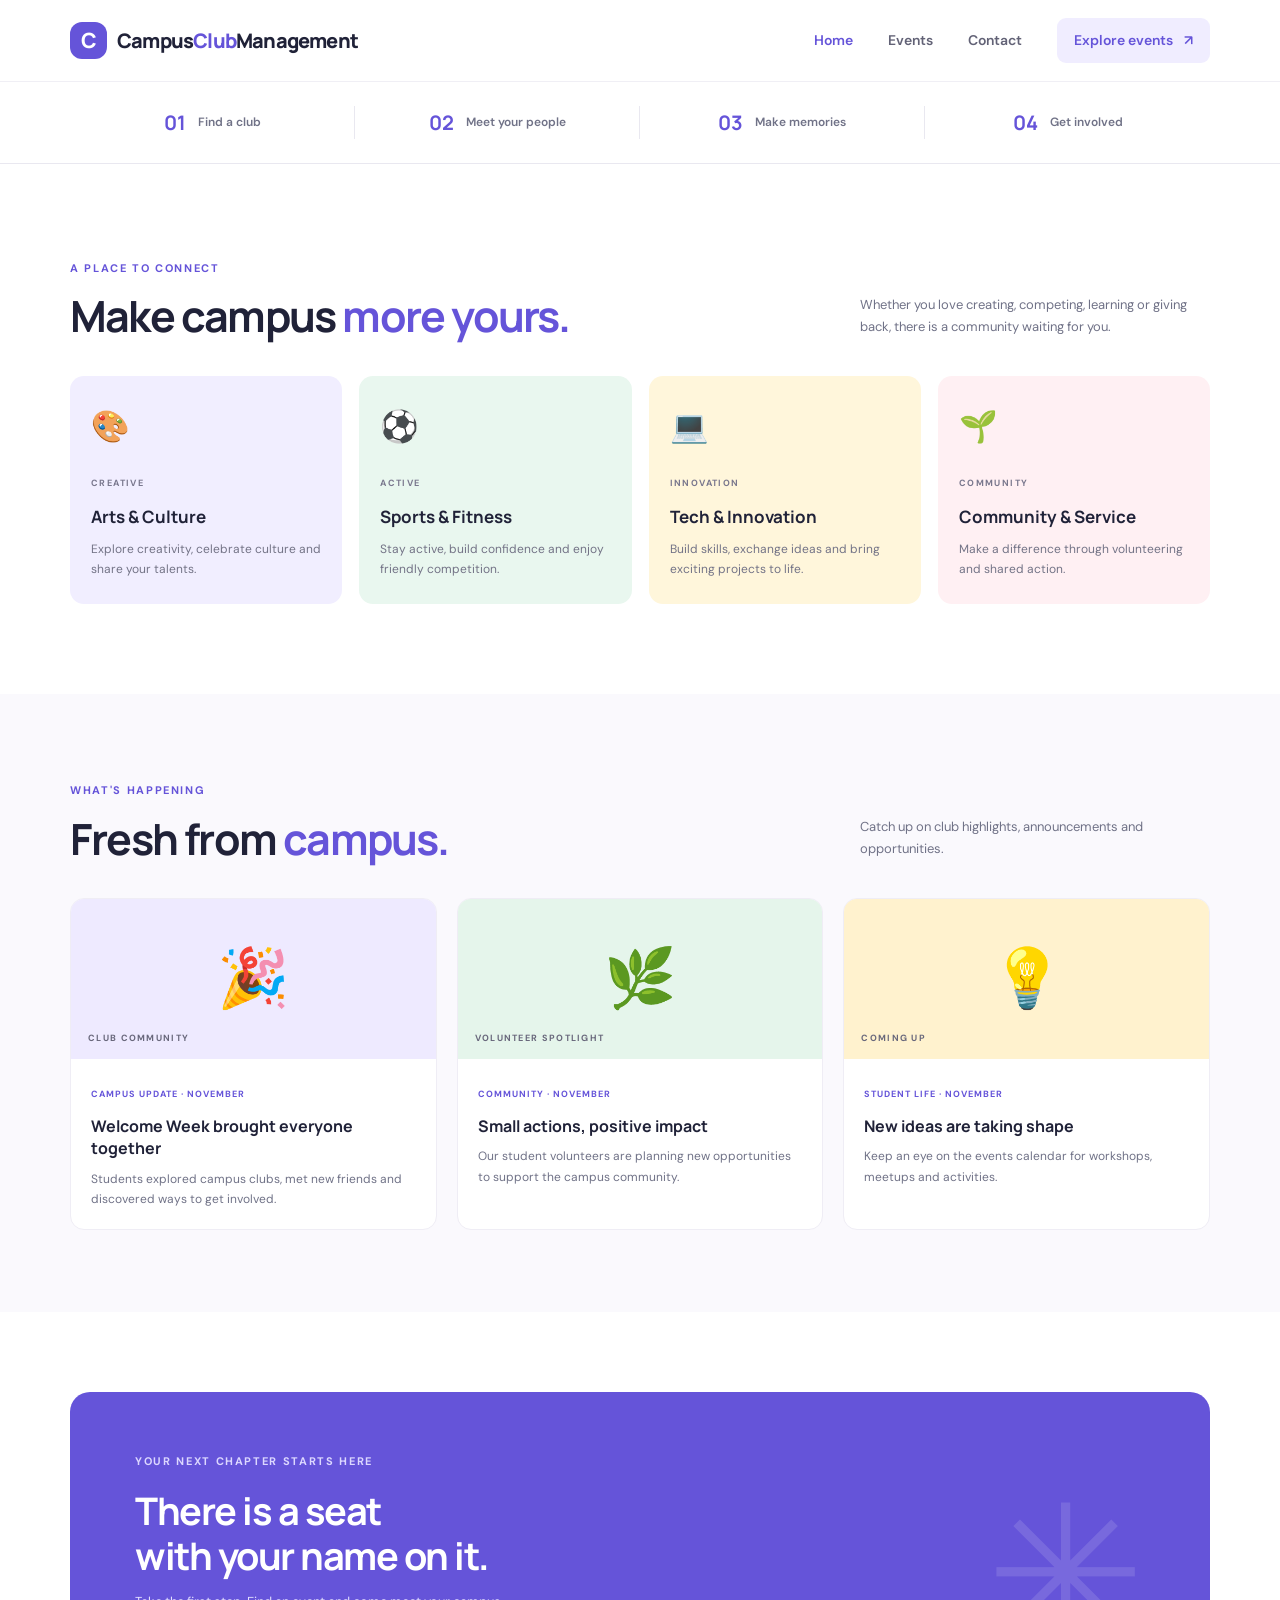
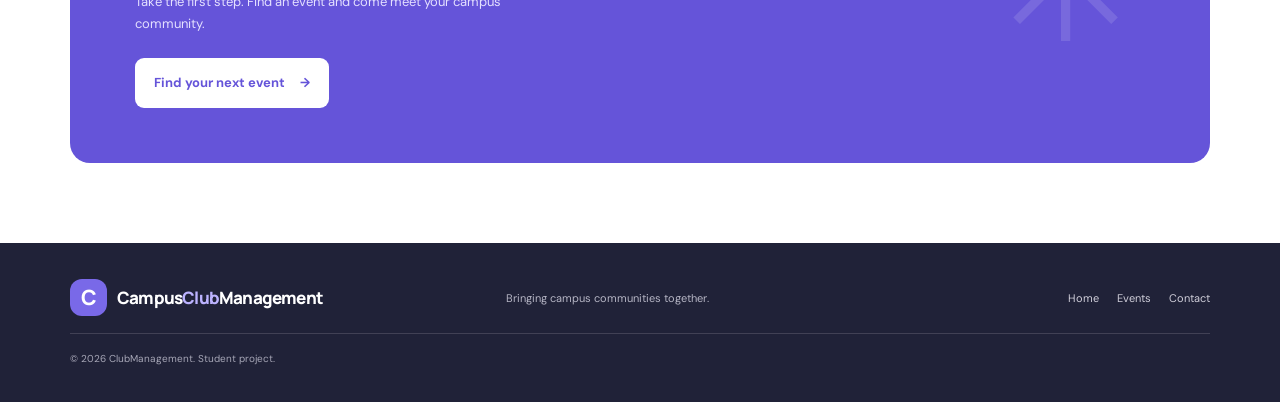
<file: index.html>
<!doctype html>
<html lang="en">
  <head>
    <meta charset="UTF-8" />
    <meta name="viewport" content="width=device-width, initial-scale=1.0" />
    <meta
      name="description"
      content="Discover campus clubs, meet new people and get involved in campus life."
    />
    <title>ClubManagement | Home</title>
    <link rel="preconnect" href="https://fonts.googleapis.com" />
    <link rel="preconnect" href="https://fonts.gstatic.com" crossorigin />
    <link
      href="https://fonts.googleapis.com/css2?family=DM+Sans:wght@400;500;600;700&family=Manrope:wght@400;500;600;700;800&display=swap"
      rel="stylesheet"
    />
    <link rel="stylesheet" href="css/styles.css" />
    <script src="js/main.js" defer></script>
  </head>
  <body>
    <header class="site-header">
      <nav class="nav container" aria-label="Main navigation">
        <a class="brand" href="index.html"
          ><span class="brand-mark">C</span
          ><span
            >Campus<span class="brand-accent">Club</span>Management</span
          ></a
        >
        </button>
        <div class="nav-links">
          <a class="active" href="index.html">Home</a
          ><a href="events.html">Events</a><a href="contact.html">Contact</a
          ><a class="nav-cta" href="events.html"
            >Explore events <span>↗</span></a
          >
        </div>
      </nav>
    </header>
    <main>
      <section class="stats-strip">
        <div class="container stats-grid">
          <div><strong>01</strong><span>Find a club</span></div>
          <div><strong>02</strong><span>Meet your people</span></div>
          <div><strong>03</strong><span>Make memories</span></div>
          <div><strong>04</strong><span>Get involved</span></div>
        </div>
      </section>
      <section class="section container" id="about">
        <div class="section-heading">
          <div>
            <span class="eyebrow">A PLACE TO CONNECT</span>
            <h2>Make campus <span>more yours.</span></h2>
          </div>
          <p>
            Whether you love creating, competing, learning or giving back, there
            is a community waiting for you.
          </p>
        </div>
        <div class="club-grid">
          <article class="club-card club-purple">
            <div class="club-icon">🎨</div>
            <span class="club-tag">CREATIVE</span>
            <h3>Arts & Culture</h3>
            <p>Explore creativity, celebrate culture and share your talents.</p>
          </article>
          <article class="club-card club-green">
            <div class="club-icon">⚽</div>
            <span class="club-tag">ACTIVE</span>
            <h3>Sports & Fitness</h3>
            <p>Stay active, build confidence and enjoy friendly competition.</p>
          </article>
          <article class="club-card club-yellow">
            <div class="club-icon">💻</div>
            <span class="club-tag">INNOVATION</span>
            <h3>Tech & Innovation</h3>
            <p>
              Build skills, exchange ideas and bring exciting projects to life.
            </p>
          </article>
          <article class="club-card club-pink">
            <div class="club-icon">🌱</div>
            <span class="club-tag">COMMUNITY</span>
            <h3>Community & Service</h3>
            <p>Make a difference through volunteering and shared action.</p>
          </article>
        </div>
      </section>
      <section class="news-section">
        <div class="container">
          <div class="section-heading">
            <div>
              <span class="eyebrow">WHAT'S HAPPENING</span>
              <h2>Fresh from <span>campus.</span></h2>
            </div>
            <p>Catch up on club highlights, announcements and opportunities.</p>
          </div>
          <div class="news-grid">
            <article class="news-card">
              <div class="news-visual news-visual-purple">
                <span>🎉</span><small>CLUB COMMUNITY</small>
              </div>
              <div class="news-content">
                <span class="news-date">CAMPUS UPDATE · NOVEMBER</span>
                <h3>Welcome Week brought everyone together</h3>
                <p>
                  Students explored campus clubs, met new friends and discovered
                  ways to get involved.
                </p>
              </div>
            </article>
            <article class="news-card">
              <div class="news-visual news-visual-green">
                <span>🌿</span><small>VOLUNTEER SPOTLIGHT</small>
              </div>
              <div class="news-content">
                <span class="news-date">COMMUNITY · NOVEMBER</span>
                <h3>Small actions, positive impact</h3>
                <p>
                  Our student volunteers are planning new opportunities to
                  support the campus community.
                </p>
              </div>
            </article>
            <article class="news-card">
              <div class="news-visual news-visual-yellow">
                <span>💡</span><small>COMING UP</small>
              </div>
              <div class="news-content">
                <span class="news-date">STUDENT LIFE · NOVEMBER</span>
                <h3>New ideas are taking shape</h3>
                <p>
                  Keep an eye on the events calendar for workshops, meetups and
                  activities.
                </p>
              </div>
            </article>
          </div>
        </div>
      </section>
      <section class="cta-section container">
        <div>
          <span class="eyebrow">YOUR NEXT CHAPTER STARTS HERE</span>
          <h2>There is a seat<br />with your name on it.</h2>
          <p>
            Take the first step. Find an event and come meet your campus
            community.
          </p>
          <a class="btn btn-light" href="events.html"
            >Find your next event <span>→</span></a
          >
        </div>
        <div class="cta-decoration">✳</div>
      </section>
    </main>
    <footer class="site-footer">
      <div class="container footer-inner">
        <a class="brand footer-brand" href="index.html"
          ><span class="brand-mark">C</span
          ><span
            >Campus<span class="brand-accent">Club</span>Management</span
          ></a
        >
        <p>Bringing campus communities together.</p>
        <div class="footer-links">
          <a href="index.html">Home</a><a href="events.html">Events</a
          ><a href="contact.html">Contact</a>
        </div>
        <small
          >© <span data-year></span> ClubManagement. Student project.</small
        >
      </div>
    </footer>
  </body>
</html>
</file>
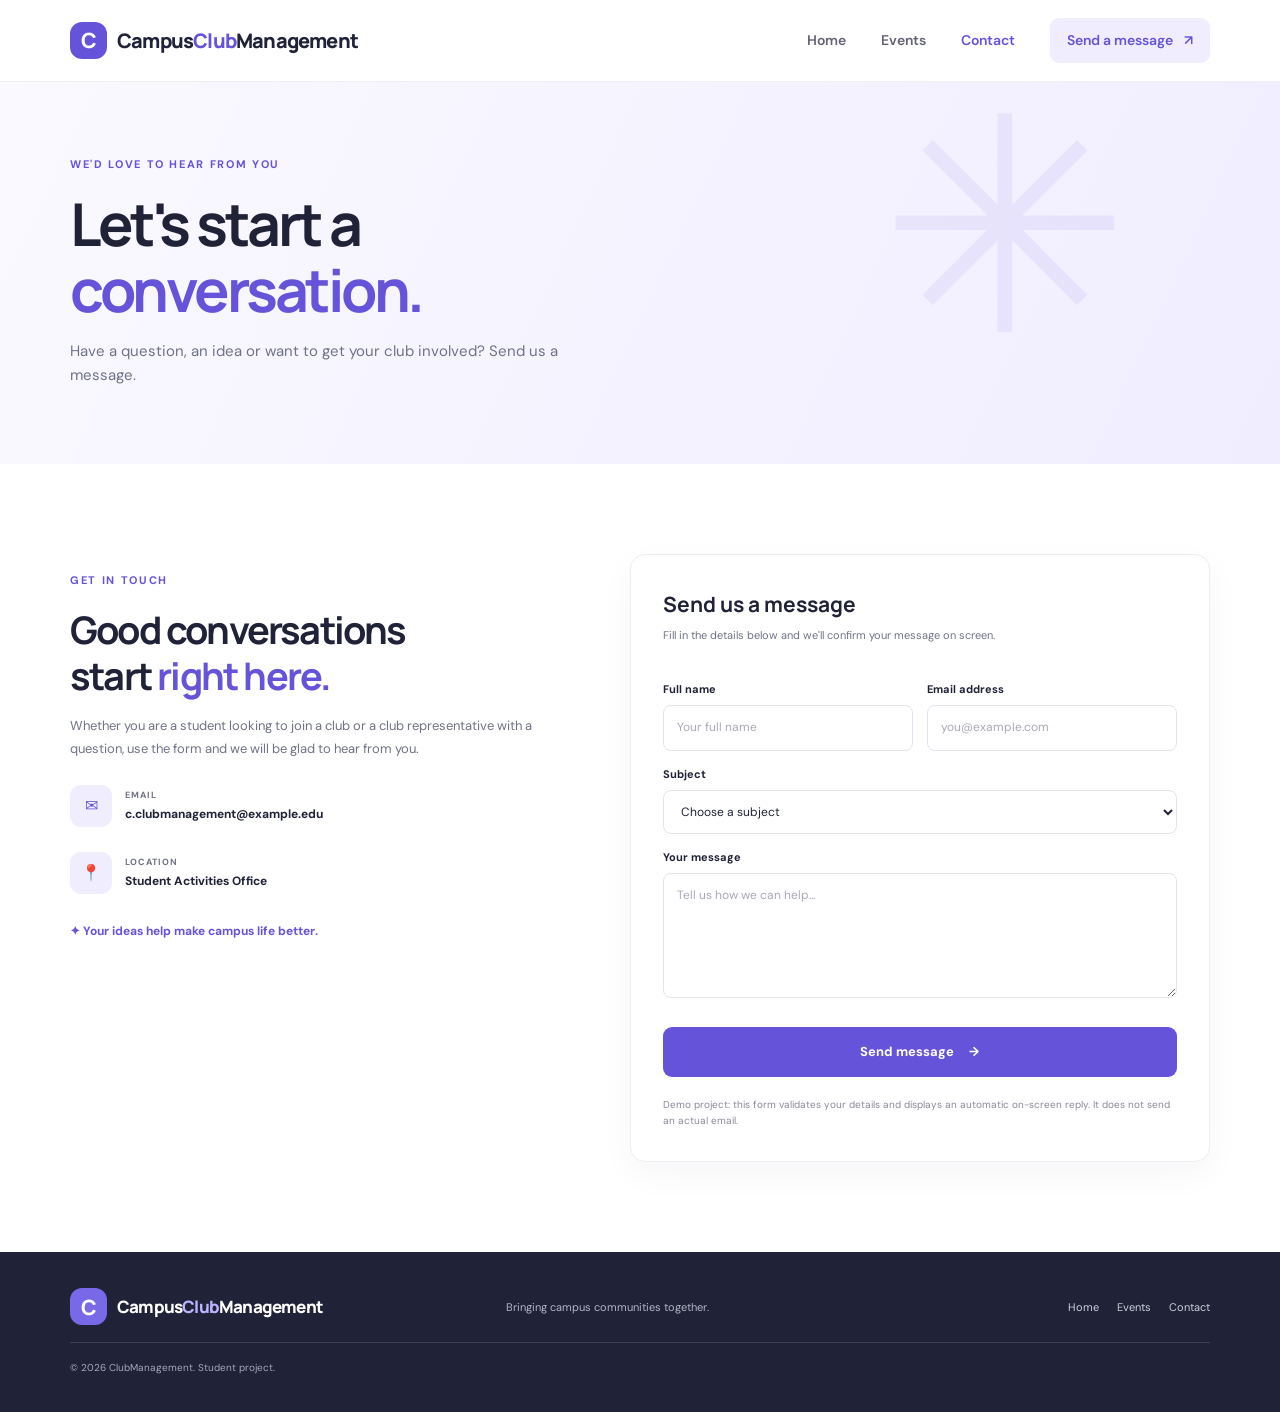
<file: contact.html>
<!doctype html>
<html lang="en">
  <head>
    <meta charset="UTF-8" />
    <meta name="viewport" content="width=device-width, initial-scale=1.0" />
    <meta
      name="description"
      content="Contact the ClubManagement student club team."
    />
    <title>ClubManagement | Contact</title>
    <link rel="preconnect" href="https://fonts.googleapis.com" />
    <link rel="preconnect" href="https://fonts.gstatic.com" crossorigin />
    <link
      href="https://fonts.googleapis.com/css2?family=DM+Sans:wght@400;500;600;700&family=Manrope:wght@400;500;600;700;800&display=swap"
      rel="stylesheet"
    />
    <link rel="stylesheet" href="css/styles.css" />
    <script src="js/main.js" defer></script>
  </head>
  <body>
    <header class="site-header">
      <nav class="nav container" aria-label="Main navigation">
        <a class="brand" href="index.html">
          <span class="brand-mark">C</span>
          <span>Campus<span class="brand-accent">Club</span>Management</span>
        </a>
        </button>
        <div class="nav-links">
          <a href="index.html">Home</a><a href="events.html">Events</a
          ><a class="active" href="contact.html">Contact</a
          ><a class="nav-cta" href="#contact-form"
            >Send a message <span>↗</span></a
          >
        </div>
      </nav>
    </header>
    <main>
      <section class="page-hero contact-hero">
        <div class="container">
          <span class="eyebrow">WE'D LOVE TO HEAR FROM YOU</span>
          <h1>Let's start a<br /><span>conversation.</span></h1>
          <p>
            Have a question, an idea or want to get your club involved? Send us
            a message.
          </p>
          <div class="page-hero-shape">✳</div>
        </div>
      </section>
      <section class="section container contact-layout">
        <div class="contact-aside">
          <span class="eyebrow">GET IN TOUCH</span>
          <h2>Good conversations<br />start <span>right here.</span></h2>
          <p>
            Whether you are a student looking to join a club or a club
            representative with a question, use the form and we will be glad to
            hear from you.
          </p>
          <div class="contact-detail">
            <span class="detail-icon">✉</span>
            <div>
              <small>EMAIL</small><strong>c.clubmanagement@example.edu</strong>
            </div>
          </div>
          <div class="contact-detail">
            <span class="detail-icon">📍</span>
            <div>
              <small>LOCATION</small><strong>Student Activities Office</strong>
            </div>
          </div>
          <div class="aside-note">
            ✦ Your ideas help make campus life better.
          </div>
        </div>
        <form class="form-card contact-form" id="contact-form" novalidate>
          <h3>Send us a message</h3>
          <p class="form-intro">
            Fill in the details below and we'll confirm your message on screen.
          </p>
          <div class="form-two">
            <div>
              <label for="contact-name">Full name</label
              ><input
                id="contact-name"
                name="name"
                type="text"
                placeholder="Your full name"
                required
                minlength="2"
              />
            </div>
            <div>
              <label for="contact-email">Email address</label
              ><input
                id="contact-email"
                name="email"
                type="email"
                placeholder="you@example.com"
                required
              />
            </div>
          </div>
          <label for="contact-subject">Subject</label
          ><select id="contact-subject" name="subject" required>
            <option value="">Choose a subject</option>
            <option>Joining a club</option>
            <option>Upcoming events</option>
            <option>Club partnership</option>
            <option>General question</option></select
          ><label for="contact-message">Your message</label
          ><textarea
            id="contact-message"
            name="message"
            rows="5"
            placeholder="Tell us how we can help..."
            required
            minlength="10"
          ></textarea
          ><button class="btn btn-primary btn-full" type="submit">
            Send message <span>→</span>
          </button>
          <p
            class="form-message"
            id="contact-message-status"
            role="status"
            aria-live="polite"
          ></p>
          <p class="privacy-note">
            Demo project: this form validates your details and displays an
            automatic on-screen reply. It does not send an actual email.
          </p>
        </form>
      </section>
    </main>
    <footer class="site-footer">
      <div class="container footer-inner">
        <a class="brand footer-brand" href="index.html"
          ><span class="brand-mark">C</span
          ><span
            >Campus<span class="brand-accent">Club</span>Management</span
          ></a
        >
        <p>Bringing campus communities together.</p>
        <div class="footer-links">
          <a href="index.html">Home</a><a href="events.html">Events</a
          ><a href="contact.html">Contact</a>
        </div>
        <small
          >© <span data-year></span> ClubManagement. Student project.</small
        >
      </div>
    </footer>
  </body>
</html>
</file>
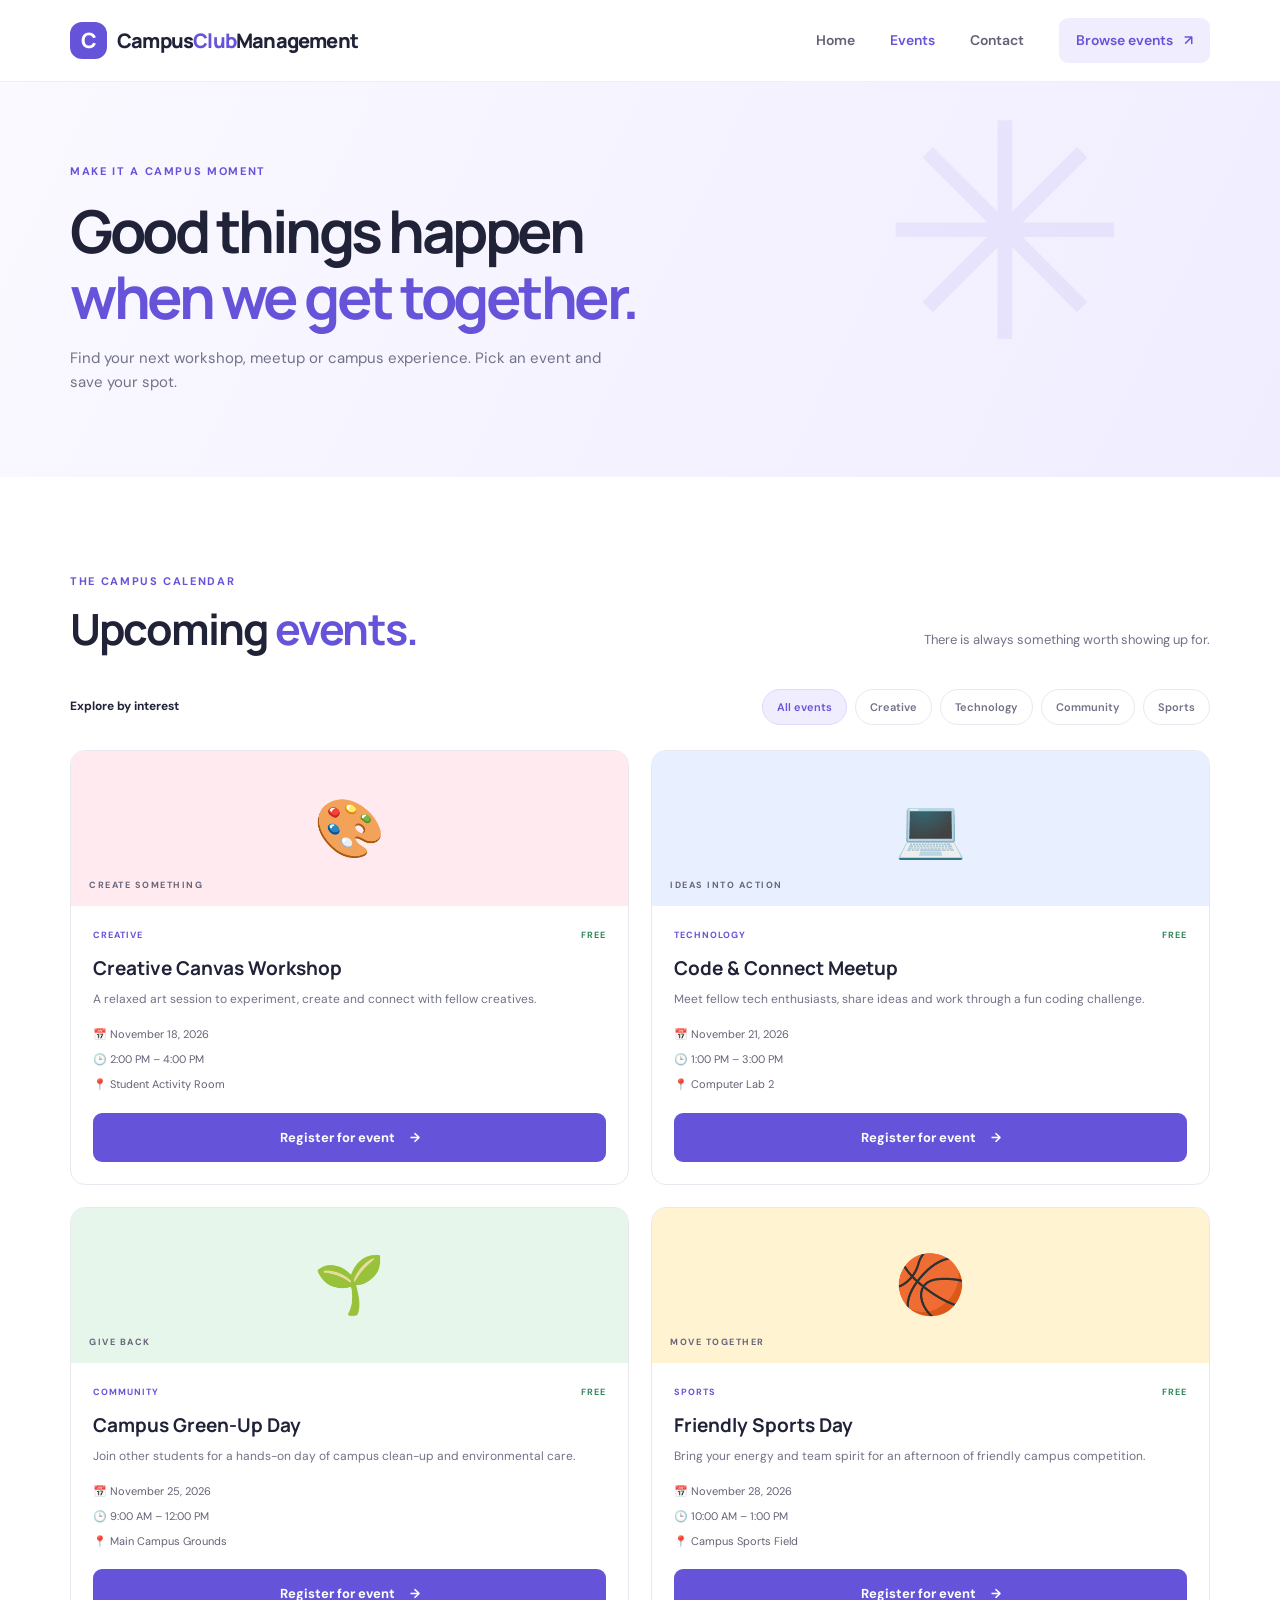
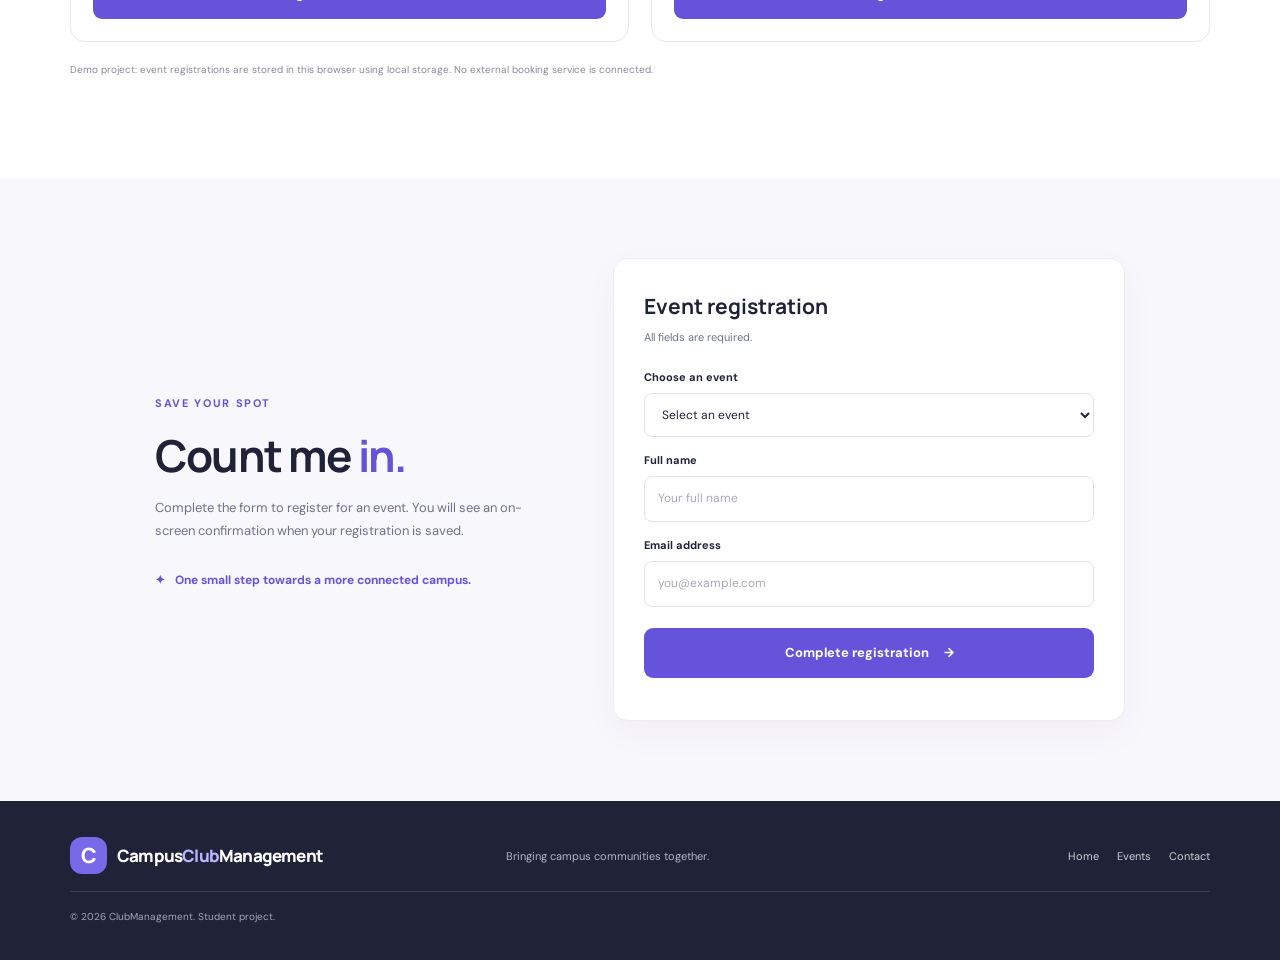
<file: events.html>
<!doctype html>
<html lang="en">
  <head>
    <meta charset="UTF-8" />
    <meta name="viewport" content="width=device-width, initial-scale=1.0" />
    <meta
      name="description"
      content="Browse campus events and register to attend."
    />
    <title>ClubManagement | Events</title>
    <link rel="preconnect" href="https://fonts.googleapis.com" />
    <link rel="preconnect" href="https://fonts.gstatic.com" crossorigin />
    <link
      href="https://fonts.googleapis.com/css2?family=DM+Sans:wght@400;500;600;700&family=Manrope:wght@400;500;600;700;800&display=swap"
      rel="stylesheet"
    />
    <link rel="stylesheet" href="css/styles.css" />
    <script src="js/main.js" defer></script>
  </head>
  <body>
    <header class="site-header">
      <nav class="nav container" aria-label="Main navigation">
        <a class="brand" href="index.html"
          ><span class="brand-mark">C</span
          ><span
            >Campus<span class="brand-accent">Club</span>Management</span
          ></a
        >
        </button>
        <div class="nav-links">
          <a href="index.html">Home</a
          ><a class="active" href="events.html">Events</a
          ><a href="contact.html">Contact</a
          ><a class="nav-cta" href="#event-list"
            >Browse events <span>↗</span></a
          >
        </div>
      </nav>
    </header>
    <main>
      <section class="page-hero">
        <div class="container">
          <span class="eyebrow">MAKE IT A CAMPUS MOMENT</span>
          <h1>Good things happen<br /><span>when we get together.</span></h1>
          <p>
            Find your next workshop, meetup or campus experience. Pick an event
            and save your spot.
          </p>
          <div class="page-hero-shape">✳</div>
        </div>
      </section>
      <section class="section container" id="event-list">
        <div class="section-heading">
          <div>
            <span class="eyebrow">THE CAMPUS CALENDAR</span>
            <h2>Upcoming <span>events.</span></h2>
          </div>
          <p>There is always something worth showing up for.</p>
        </div>
        <div class="filter-row">
          <span class="filter-label">Explore by interest</span>
          <div class="filter-buttons" role="group" aria-label="Filter events">
            <button class="filter-btn active" data-filter="all">
              All events</button
            ><button class="filter-btn" data-filter="creative">Creative</button
            ><button class="filter-btn" data-filter="technology">
              Technology</button
            ><button class="filter-btn" data-filter="community">
              Community</button
            ><button class="filter-btn" data-filter="sports">Sports</button>
          </div>
        </div>
        <div class="events-grid">
          <article class="event-card" data-category="creative">
            <div class="event-art event-art-pink">
              <span>🎨</span><small>CREATE SOMETHING</small>
            </div>
            <div class="event-info">
              <div class="event-meta">
                <span>CREATIVE</span><span>FREE</span>
              </div>
              <h3>Creative Canvas Workshop</h3>
              <p>
                A relaxed art session to experiment, create and connect with
                fellow creatives.
              </p>
              <div class="event-details">
                <span>📅 November 18, 2026</span
                ><span>🕒 2:00 PM – 4:00 PM</span
                ><span>📍 Student Activity Room</span>
              </div>
              <button
                class="btn btn-primary register-btn"
                data-event="Creative Canvas Workshop"
              >
                Register for event <span>→</span>
              </button>
            </div>
          </article>
          <article class="event-card" data-category="technology">
            <div class="event-art event-art-blue">
              <span>💻</span><small>IDEAS INTO ACTION</small>
            </div>
            <div class="event-info">
              <div class="event-meta">
                <span>TECHNOLOGY</span><span>FREE</span>
              </div>
              <h3>Code & Connect Meetup</h3>
              <p>
                Meet fellow tech enthusiasts, share ideas and work through a fun
                coding challenge.
              </p>
              <div class="event-details">
                <span>📅 November 21, 2026</span
                ><span>🕒 1:00 PM – 3:00 PM</span><span>📍 Computer Lab 2</span>
              </div>
              <button
                class="btn btn-primary register-btn"
                data-event="Code & Connect Meetup"
              >
                Register for event <span>→</span>
              </button>
            </div>
          </article>
          <article class="event-card" data-category="community">
            <div class="event-art event-art-green">
              <span>🌱</span><small>GIVE BACK</small>
            </div>
            <div class="event-info">
              <div class="event-meta">
                <span>COMMUNITY</span><span>FREE</span>
              </div>
              <h3>Campus Green-Up Day</h3>
              <p>
                Join other students for a hands-on day of campus clean-up and
                environmental care.
              </p>
              <div class="event-details">
                <span>📅 November 25, 2026</span
                ><span>🕒 9:00 AM – 12:00 PM</span
                ><span>📍 Main Campus Grounds</span>
              </div>
              <button
                class="btn btn-primary register-btn"
                data-event="Campus Green-Up Day"
              >
                Register for event <span>→</span>
              </button>
            </div>
          </article>
          <article class="event-card" data-category="sports">
            <div class="event-art event-art-yellow">
              <span>🏀</span><small>MOVE TOGETHER</small>
            </div>
            <div class="event-info">
              <div class="event-meta"><span>SPORTS</span><span>FREE</span></div>
              <h3>Friendly Sports Day</h3>
              <p>
                Bring your energy and team spirit for an afternoon of friendly
                campus competition.
              </p>
              <div class="event-details">
                <span>📅 November 28, 2026</span
                ><span>🕒 10:00 AM – 1:00 PM</span
                ><span>📍 Campus Sports Field</span>
              </div>
              <button
                class="btn btn-primary register-btn"
                data-event="Friendly Sports Day"
              >
                Register for event <span>→</span>
              </button>
            </div>
          </article>
        </div>
        <p class="demo-note">
          Demo project: event registrations are stored in this browser using
          local storage. No external booking service is connected.
        </p>
      </section>
      <section class="registration-section" id="registration">
        <div class="container registration-wrap">
          <div class="registration-copy">
            <span class="eyebrow">SAVE YOUR SPOT</span>
            <h2>Count me <span>in.</span></h2>
            <p>
              Complete the form to register for an event. You will see an
              on-screen confirmation when your registration is saved.
            </p>
            <div class="registration-note">
              ✦ <span>One small step towards a more connected campus.</span>
            </div>
          </div>
          <form class="form-card" id="registration-form" novalidate>
            <h3>Event registration</h3>
            <p class="form-intro">All fields are required.</p>
            <label for="reg-event">Choose an event</label
            ><select id="reg-event" name="event" required>
              <option value="">Select an event</option>
              <option>Creative Canvas Workshop</option>
              <option>Code & Connect Meetup</option>
              <option>Campus Green-Up Day</option>
              <option>Friendly Sports Day</option></select
            ><label for="reg-name">Full name</label
            ><input
              id="reg-name"
              name="name"
              type="text"
              placeholder="Your full name"
              required
              minlength="2"
            /><label for="reg-email">Email address</label
            ><input
              id="reg-email"
              name="email"
              type="email"
              placeholder="you@example.com"
              required
            /><button class="btn btn-primary btn-full" type="submit">
              Complete registration <span>→</span>
            </button>
            <p
              class="form-message"
              id="registration-message"
              role="status"
              aria-live="polite"
            ></p>
          </form>
        </div>
      </section>
    </main>
    <footer class="site-footer">
      <div class="container footer-inner">
        <a class="brand footer-brand" href="index.html"
          ><span class="brand-mark">C</span
          ><span
            >Campus<span class="brand-accent">Club</span>Management</span
          ></a
        >
        <p>Bringing campus communities together.</p>
        <div class="footer-links">
          <a href="index.html">Home</a><a href="events.html">Events</a
          ><a href="contact.html">Contact</a>
        </div>
        <small
          >© <span data-year></span> ClubManagement. Student project.</small
        >
      </div>
    </footer>
  </body>
</html>
</file>
<file: css/styles.css>
:root {
  --ink: #202238;
  --muted: #707287;
  --purple: #6554d9;
  --purple-dark: #5140c4;
  --lavender: #f0edff;
  --green: #dff4e8;
  --yellow: #fff2c9;
  --pink: #ffe6ec;
  --line: #e9e8f0;
  --white: #fff;
  --font: "DM Sans", sans-serif;
  --heading: "Manrope", sans-serif;
}
* {
  box-sizing: border-box;
}
html {
  scroll-behavior: smooth;
}
body {
  margin: 0;
  color: var(--ink);
  font-family: var(--font);
  line-height: 1.65;
  background: #fff;
}
a {
  color: inherit;
  text-decoration: none;
}
button,
input,
select,
textarea {
  font: inherit;
}
.container {
  width: min(1140px, calc(100% - 48px));
  margin-inline: auto;
}
.site-header {
  height: 82px;
  background: rgba(255, 255, 255, 0.96);
  border-bottom: 1px solid #f0eff5;
  position: sticky;
  top: 0;
  z-index: 20;
  backdrop-filter: blur(20px);
}
.nav {
  height: 100%;
  display: flex;
  align-items: center;
  justify-content: space-between;
}
.brand {
  display: inline-flex;
  align-items: center;
  gap: 10px;
  font-family: var(--heading);
  font-size: 20px;
  font-weight: 800;
  letter-spacing: -0.8px;
}
.brand-mark {
  display: grid;
  place-items: center;
  width: 37px;
  height: 37px;
  background: var(--purple);
  color: white;
  border-radius: 12px;
  font-size: 21px;
}
.brand-accent {
  color: var(--purple);
}
.nav-links {
  display: flex;
  align-items: center;
  gap: 35px;
  font-size: 14px;
  font-weight: 600;
  color: #626276;
}
.nav-links > a:not(.nav-cta):hover,
.nav-links > a.active {
  color: var(--purple);
}
.nav-cta {
  background: var(--lavender);
  color: var(--purple);
  padding: 11px 17px;
  border-radius: 9px;
}
.nav-cta span {
  margin-left: 8px;
}
.hero {
  background: linear-gradient(115deg, #faf9ff 0%, #f5f2ff 55%, #f0edff 100%);
  overflow: hidden;
}
.hero-grid {
  min-height: 570px;
  display: grid;
  grid-template-columns: 1.05fr 0.95fr;
  align-items: center;
  gap: 35px;
  padding-block: 65px;
}
.eyebrow {
  font-size: 11px;
  font-weight: 700;
  letter-spacing: 1.65px;
  color: var(--purple);
  display: inline-flex;
  align-items: center;
  gap: 9px;
}
.live-dot {
  width: 7px;
  height: 7px;
  background: #5bc78c;
  border-radius: 50%;
  box-shadow: 0 0 0 4px #dff4e8;
}
.hero h1,
.page-hero h1 {
  font-family: var(--heading);
  font-size: clamp(42px, 5.3vw, 68px);
  letter-spacing: -3.5px;
  line-height: 1.12;
  margin: 20px 0;
}
.hero h1 span,
.page-hero h1 span,
.section-heading h2 span,
.contact-aside h2 span,
.registration-copy h2 span {
  color: var(--purple);
}
.hero-text {
  max-width: 510px;
  color: var(--muted);
  font-size: 16px;
  line-height: 1.8;
}
.hero-actions {
  display: flex;
  align-items: center;
  gap: 25px;
  margin-top: 29px;
}
.btn {
  border: 0;
  border-radius: 9px;
  display: inline-flex;
  justify-content: center;
  align-items: center;
  gap: 15px;
  padding: 14px 19px;
  font-weight: 700;
  font-size: 13px;
  cursor: pointer;
  transition:
    transform 0.2s,
    background 0.2s;
}
.btn:hover {
  transform: translateY(-2px);
}
.btn-primary {
  background: var(--purple);
  color: white;
}
.btn-primary:hover {
  background: var(--purple-dark);
}
.btn-light {
  background: white;
  color: var(--purple);
}
.text-link {
  font-size: 13px;
  font-weight: 700;
  color: var(--ink);
}
.text-link span {
  color: var(--purple);
  margin-left: 5px;
}
.hero-proof {
  display: flex;
  align-items: center;
  gap: 13px;
  margin-top: 43px;
}
.avatar-stack {
  display: flex;
}
.avatar-stack span {
  width: 33px;
  height: 33px;
  border-radius: 50%;
  display: grid;
  place-items: center;
  background: white;
  border: 2px solid #f4f1ff;
  margin-left: -5px;
  font-size: 15px;
}
.avatar-stack span:first-child {
  margin-left: 0;
}
.hero-proof p {
  margin: 0;
  font-size: 12px;
  line-height: 1.5;
}
.hero-proof small {
  color: var(--muted);
}
.hero-art {
  height: 390px;
  position: relative;
  display: grid;
  place-items: center;
}
.art-orbit {
  position: absolute;
  border: 1px dashed #c9c1f8;
  border-radius: 50%;
  width: 340px;
  height: 340px;
}
.orbit-two {
  width: 265px;
  height: 265px;
  border-color: #d9d2fa;
}
.art-main {
  width: 220px;
  height: 220px;
  border-radius: 45% 55% 52% 48%;
  background: linear-gradient(145deg, #7969e8, #5140c4);
  display: flex;
  flex-direction: column;
  align-items: center;
  justify-content: center;
  color: white;
  transform: rotate(-7deg);
  box-shadow: 0 24px 60px #6554d94a;
  z-index: 1;
}
.art-emoji {
  font-size: 83px;
  transform: rotate(7deg);
}
.art-caption {
  font-family: var(--heading);
  font-size: 16px;
  font-weight: 800;
  transform: rotate(7deg);
}
.floating-card {
  position: absolute;
  z-index: 2;
  background: white;
  border: 1px solid #f0eef8;
  box-shadow: 0 12px 35px #39315b14;
  border-radius: 13px;
  padding: 12px 15px;
  display: flex;
  align-items: center;
  gap: 11px;
}
.float-top {
  top: 48px;
  right: 5px;
}
.float-bottom {
  bottom: 43px;
  left: 0;
}
.float-icon {
  width: 35px;
  height: 35px;
  display: grid;
  place-items: center;
  border-radius: 10px;
  font-size: 18px;
}
.purple {
  background: var(--lavender);
  color: var(--purple);
}
.yellow {
  background: var(--yellow);
  color: #bd8d17;
}
.floating-card strong,
.floating-card small {
  display: block;
  font-size: 12px;
}
.floating-card small {
  color: var(--muted);
  font-size: 10px;
}
.spark {
  position: absolute;
  color: #8a7be9;
  font-size: 28px;
}
.spark-one {
  left: 12%;
  top: 80px;
}
.spark-two {
  right: 12%;
  bottom: 60px;
}
.stats-strip {
  border-bottom: 1px solid var(--line);
}
.stats-grid {
  display: grid;
  grid-template-columns: repeat(4, 1fr);
  padding-block: 24px;
}
.stats-grid div {
  display: flex;
  align-items: center;
  justify-content: center;
  gap: 12px;
  border-right: 1px solid var(--line);
}
.stats-grid div:last-child {
  border: 0;
}
.stats-grid strong {
  font-family: var(--heading);
  font-size: 20px;
  color: var(--purple);
}
.stats-grid span {
  font-size: 12px;
  color: var(--muted);
  font-weight: 600;
}
.section {
  padding-block: 90px;
}
.section-heading {
  display: flex;
  align-items: end;
  justify-content: space-between;
  gap: 30px;
  margin-bottom: 34px;
}
.section-heading h2,
.contact-aside h2,
.registration-copy h2 {
  font-family: var(--heading);
  font-size: clamp(31px, 3.5vw, 43px);
  line-height: 1.2;
  letter-spacing: -1.8px;
  margin: 10px 0 0;
}
.section-heading > p {
  max-width: 350px;
  color: var(--muted);
  font-size: 13px;
  margin: 0 0 5px;
}
.club-grid {
  display: grid;
  grid-template-columns: repeat(4, 1fr);
  gap: 17px;
}
.club-card {
  border-radius: 14px;
  padding: 25px 21px;
  min-height: 220px;
}
.club-purple {
  background: #f1eeff;
}
.club-green {
  background: #e9f7ef;
}
.club-yellow {
  background: #fff6db;
}
.club-pink {
  background: #fff0f3;
}
.club-icon {
  font-size: 31px;
  margin-bottom: 16px;
}
.club-tag {
  font-size: 9px;
  font-weight: 700;
  letter-spacing: 1.4px;
  color: #79778d;
}
.club-card h3 {
  font-family: var(--heading);
  font-size: 17px;
  margin: 8px 0;
}
.club-card p {
  font-size: 12px;
  color: #737386;
  line-height: 1.7;
  margin: 0;
}
.news-section {
  background: #faf9fd;
  padding: 82px 0;
}
.news-grid {
  display: grid;
  grid-template-columns: repeat(3, 1fr);
  gap: 20px;
}
.news-card {
  background: white;
  border: 1px solid #efedf5;
  border-radius: 14px;
  overflow: hidden;
}
.news-visual {
  height: 160px;
  display: flex;
  align-items: center;
  justify-content: center;
  position: relative;
}
.news-visual > span {
  font-size: 58px;
}
.news-visual small {
  position: absolute;
  bottom: 13px;
  left: 17px;
  font-size: 9px;
  font-weight: 700;
  letter-spacing: 1.3px;
  color: #68677b;
}
.news-visual-purple {
  background: #eeeaff;
}
.news-visual-green {
  background: #e5f5eb;
}
.news-visual-yellow {
  background: #fff2ce;
}
.news-content {
  padding: 20px;
}
.news-date {
  font-size: 9px;
  letter-spacing: 1px;
  color: var(--purple);
  font-weight: 700;
}
.news-content h3 {
  font-family: var(--heading);
  font-size: 16px;
  line-height: 1.4;
  margin: 9px 0;
}
.news-content p {
  font-size: 12px;
  color: var(--muted);
  margin: 0;
  line-height: 1.7;
}
.cta-section {
  margin-block: 80px;
  background: var(--purple);
  color: white;
  border-radius: 20px;
  padding: 55px 65px;
  position: relative;
  overflow: hidden;
  display: flex;
  justify-content: space-between;
  align-items: center;
}
.cta-section .eyebrow {
  color: #dcd7ff;
}
.cta-section h2 {
  font-family: var(--heading);
  font-size: 38px;
  line-height: 1.18;
  letter-spacing: -1.5px;
  margin: 14px 0;
}
.cta-section p {
  font-size: 13px;
  color: #e4e0ff;
  max-width: 410px;
  margin-bottom: 24px;
}
.cta-decoration {
  font-size: 190px;
  color: #ffffff20;
  line-height: 1;
}
.site-footer {
  background: #202238;
  color: white;
  padding: 35px 0;
}
.footer-inner {
  display: grid;
  grid-template-columns: 1fr 1.3fr auto;
  align-items: center;
  gap: 15px;
}
.footer-brand {
  color: white;
  font-size: 17px;
}
.footer-brand .brand-mark {
  background: #7969e8;
}
.footer-brand .brand-accent {
  color: #bcb3ff;
}
.footer-inner > p {
  font-size: 11px;
  color: #b6b6c5;
}
.footer-links {
  display: flex;
  gap: 18px;
  font-size: 11px;
  color: #d0cfda;
}
.footer-inner > small {
  grid-column: 1/-1;
  border-top: 1px solid #414155;
  padding-top: 17px;
  color: #a7a7b7;
  font-size: 10px;
}
.page-hero {
  background: linear-gradient(115deg, #faf9ff, #f0edff);
  padding: 75px 0 82px;
  position: relative;
  overflow: hidden;
}
.page-hero .container {
  position: relative;
  z-index: 1;
}
.page-hero h1 {
  font-size: clamp(42px, 5vw, 59px);
  margin: 15px 0;
}
.page-hero p {
  color: var(--muted);
  font-size: 15px;
  max-width: 540px;
  margin: 0;
}
.page-hero-shape {
  position: absolute;
  right: 7%;
  top: -70px;
  font-size: 300px;
  color: #6554d914;
  line-height: 1;
}
.filter-row {
  display: flex;
  align-items: center;
  justify-content: space-between;
  gap: 20px;
  margin-bottom: 25px;
}
.filter-label {
  font-size: 12px;
  font-weight: 700;
}
.filter-buttons {
  display: flex;
  gap: 8px;
  flex-wrap: wrap;
}
.filter-btn {
  border: 1px solid var(--line);
  background: white;
  border-radius: 30px;
  padding: 8px 14px;
  font-size: 11px;
  font-weight: 600;
  color: var(--muted);
  cursor: pointer;
}
/* here-act */
.filter-btn.active,
.filter-btn:hover {
  background: var(--lavender);
  color: var(--purple);
  border-color: #ded8ff;
}
.events-grid {
  display: grid;
  grid-template-columns: repeat(2, 1fr);
  gap: 22px;
}
.event-card {
  border: 1px solid var(--line);
  border-radius: 15px;
  overflow: hidden;
  background: white;
  transition:
    box-shadow 0.2s,
    transform 0.2s;
}
/* here-act */
.event-card:hover {
  transform: translateY(-3px);
  box-shadow: 0 15px 35px #28204412;
}
.event-card.hidden {
  display: none;
}
.event-art {
  height: 155px;
  display: flex;
  align-items: center;
  justify-content: center;
  position: relative;
}
.event-art > span {
  font-size: 57px;
}
.event-art small {
  position: absolute;
  bottom: 13px;
  left: 18px;
  font-size: 9px;
  letter-spacing: 1.5px;
  font-weight: 700;
  color: #67657a;
}
.event-art-pink {
  background: #ffeaf0;
}
.event-art-blue {
  background: #e8efff;
}
.event-art-green {
  background: #e6f6eb;
}
.event-art-yellow {
  background: #fff3d2;
}
.event-info {
  padding: 22px;
}
.event-meta {
  display: flex;
  justify-content: space-between;
  color: var(--purple);
  font-size: 9px;
  letter-spacing: 1px;
  font-weight: 700;
}
.event-meta span:last-child {
  color: #32875a;
}
.event-info h3 {
  font-family: var(--heading);
  font-size: 19px;
  margin: 10px 0 6px;
}
.event-info > p {
  font-size: 12px;
  color: var(--muted);
  margin: 0 0 15px;
}
.event-details {
  display: grid;
  gap: 7px;
  margin-bottom: 19px;
}
.event-details span {
  font-size: 11px;
  color: #626276;
}
.event-info .btn {
  width: 100%;
}
.demo-note,
.privacy-note {
  font-size: 10px;
  color: #89899a;
  margin-top: 20px;
}
.registration-section {
  background: #f8f7fc;
  padding: 80px 0;
}
.registration-wrap {
  display: grid;
  grid-template-columns: 0.85fr 1.15fr;
  gap: 80px;
  align-items: center;
  max-width: 970px;
}
.registration-copy h2 {
  font-size: 44px;
  margin: 14px 0;
}
.registration-copy > p,
.contact-aside > p {
  color: var(--muted);
  font-size: 13px;
  line-height: 1.8;
}
.registration-note,
.aside-note {
  margin-top: 28px;
  color: var(--purple);
  font-size: 12px;
  font-weight: 700;
  display: flex;
  gap: 10px;
  align-items: center;
}
.form-card {
  background: white;
  border: 1px solid #eeedf4;
  border-radius: 15px;
  padding: 30px;
  box-shadow: 0 12px 35px #2923420a;
}
.form-card h3 {
  font-family: var(--heading);
  font-size: 21px;
  margin: 0;
}
.form-intro {
  font-size: 11px;
  color: var(--muted);
  margin: 4px 0 22px;
}
.form-card label {
  display: block;
  font-size: 11px;
  font-weight: 700;
  margin: 14px 0 7px;
}
.form-card input,
.form-card select,
.form-card textarea {
  width: 100%;
  border: 1px solid #e4e3ed;
  border-radius: 8px;
  padding: 12px 13px;
  background: #fff;
  color: var(--ink);
  font-size: 12px;
  outline: none;
  transition:
    border 0.2s,
    box-shadow 0.2s;
}
.form-card input:focus,
.form-card select:focus,
.form-card textarea:focus {
  border-color: var(--purple);
  box-shadow: 0 0 0 3px #6554d918;
}
.form-card input::placeholder,
.form-card textarea::placeholder {
  color: #aaa9b7;
}
.form-card textarea {
  resize: vertical;
  min-height: 115px;
}
.btn-full {
  width: 100%;
  margin-top: 21px;
}
.form-message {
  font-size: 12px;
  line-height: 1.6;
  margin: 12px 0 0;
}
.form-message.success {
  color: #218653;
  background: #eaf8ef;
  border-radius: 8px;
  padding: 11px;
}
.form-message.error {
  color: #b23b4a;
}
.contact-layout {
  display: grid;
  grid-template-columns: 0.9fr 1.1fr;
  gap: 85px;
  align-items: start;
}
.contact-aside {
  padding-top: 12px;
}
.contact-aside h2 {
  font-size: 38px;
  margin: 15px 0;
}
.contact-detail {
  display: flex;
  align-items: center;
  gap: 13px;
  margin-top: 25px;
}
.detail-icon {
  width: 42px;
  height: 42px;
  border-radius: 11px;
  background: var(--lavender);
  display: grid;
  place-items: center;
  color: var(--purple);
}
.contact-detail small,
.contact-detail strong {
  display: block;
}
.contact-detail small {
  font-size: 9px;
  color: var(--muted);
  letter-spacing: 1px;
  font-weight: 700;
}
.contact-detail strong {
  font-size: 12px;
  margin-top: 3px;
}
.contact-form {
  padding: 32px;
}
.form-two {
  display: grid;
  grid-template-columns: 1fr 1fr;
  gap: 14px;
}
.privacy-note {
  line-height: 1.6;
  margin-bottom: 0;
}
.contact-hero {
  padding-block: 68px 76px;
}

@media (max-width: 850px) {
  .hero-grid {
    min-height: unset;
    grid-template-columns: 1fr 0.8fr;
    gap: 10px;
  }
  .hero-art {
    transform: scale(0.85);
  }
  .club-grid {
    grid-template-columns: repeat(2, 1fr);
  }
  .registration-wrap,
  .contact-layout {
    gap: 35px;
  }
  .footer-inner {
    grid-template-columns: 1fr 1fr;
  }
  .footer-links {
    grid-column: 1/-1;
    grid-row: 2;
  }
  .footer-inner > small {
    grid-column: 1/-1;
  }
  .section {
    padding-block: 70px;
  }
}
@media (max-width: 650px) {
  .container {
    width: min(100% - 34px, 540px);
  }
  .site-header {
    height: 70px;
  }
  .menu-toggle {
    display: block;
  }
  .nav-links {
    display: none;
    position: absolute;
    top: 69px;
    left: 0;
    right: 0;
    background: white;
    padding: 18px 24px 23px;
    box-shadow: 0 14px 20px #29234212;
    flex-direction: column;
    align-items: stretch;
    gap: 16px;
  }
  .nav-links.open {
    display: flex;
  }
  .nav-cta {
    text-align: center;
  }
  .hero-grid {
    grid-template-columns: 1fr;
    padding-block: 58px 35px;
  }
  .hero h1 {
    font-size: 48px;
    letter-spacing: -2.6px;
  }
  .hero-text {
    font-size: 14px;
  }
  .hero-art {
    height: 300px;
    transform: scale(0.82);
    margin-top: -10px;
  }
  .stats-grid {
    grid-template-columns: repeat(2, 1fr);
    row-gap: 17px;
    padding-block: 20px;
  }
  .stats-grid div:nth-child(2) {
    border: 0;
  }
  .stats-grid div {
    justify-content: flex-start;
    padding-left: 10px;
  }
  .section-heading {
    display: block;
  }
  .section-heading > p {
    margin-top: 12px;
  }
  .club-grid {
    gap: 12px;
  }
  .club-card {
    padding: 19px 16px;
    min-height: 205px;
  }
  .club-card h3 {
    font-size: 15px;
  }
  .news-section {
    padding: 65px 0;
  }
  .news-grid {
    grid-template-columns: 1fr;
    gap: 15px;
  }
  .news-visual {
    height: 135px;
  }
  .cta-section {
    margin-block: 55px;
    padding: 38px 27px;
  }
  .cta-section h2 {
    font-size: 32px;
  }
  .cta-decoration {
    position: absolute;
    right: -15px;
    top: 5px;
    font-size: 130px;
  }
  .footer-inner {
    grid-template-columns: 1fr;
    gap: 8px;
  }
  .footer-inner > p {
    margin: 0;
  }
  .footer-links {
    grid-column: auto;
    grid-row: auto;
    margin: 12px 0;
  }
  .footer-inner > small {
    grid-column: auto;
  }
  .page-hero {
    padding: 58px 0 65px;
  }
  .page-hero h1 {
    font-size: 43px;
    letter-spacing: -2px;
  }
  .page-hero p {
    font-size: 13px;
    max-width: 90%;
  }
  .page-hero-shape {
    right: -20px;
    top: -40px;
    font-size: 210px;
  }
  .filter-row {
    display: block;
  }
  .filter-buttons {
    margin-top: 13px;
  }
  .filter-btn {
    padding: 8px 11px;
  }
  .events-grid {
    grid-template-columns: 1fr;
  }
  .registration-section {
    padding: 60px 0;
  }
  .registration-wrap,
  .contact-layout {
    grid-template-columns: 1fr;
    gap: 30px;
  }
  .registration-copy h2 {
    font-size: 38px;
  }
  .form-card {
    padding: 23px;
  }
  .contact-aside h2 {
    font-size: 34px;
  }
  .form-two {
    grid-template-columns: 1fr;
    gap: 0;
  }
  .contact-layout {
    padding-block: 60px;
  }
  .contact-form {
    padding: 23px;
  }
}
@media (prefers-reduced-motion: reduce) {
  html {
    scroll-behavior: auto;
  }
  *,
  *::before,
  *::after {
    transition: none !important;
    animation: none !important;
  }
}
</file>
